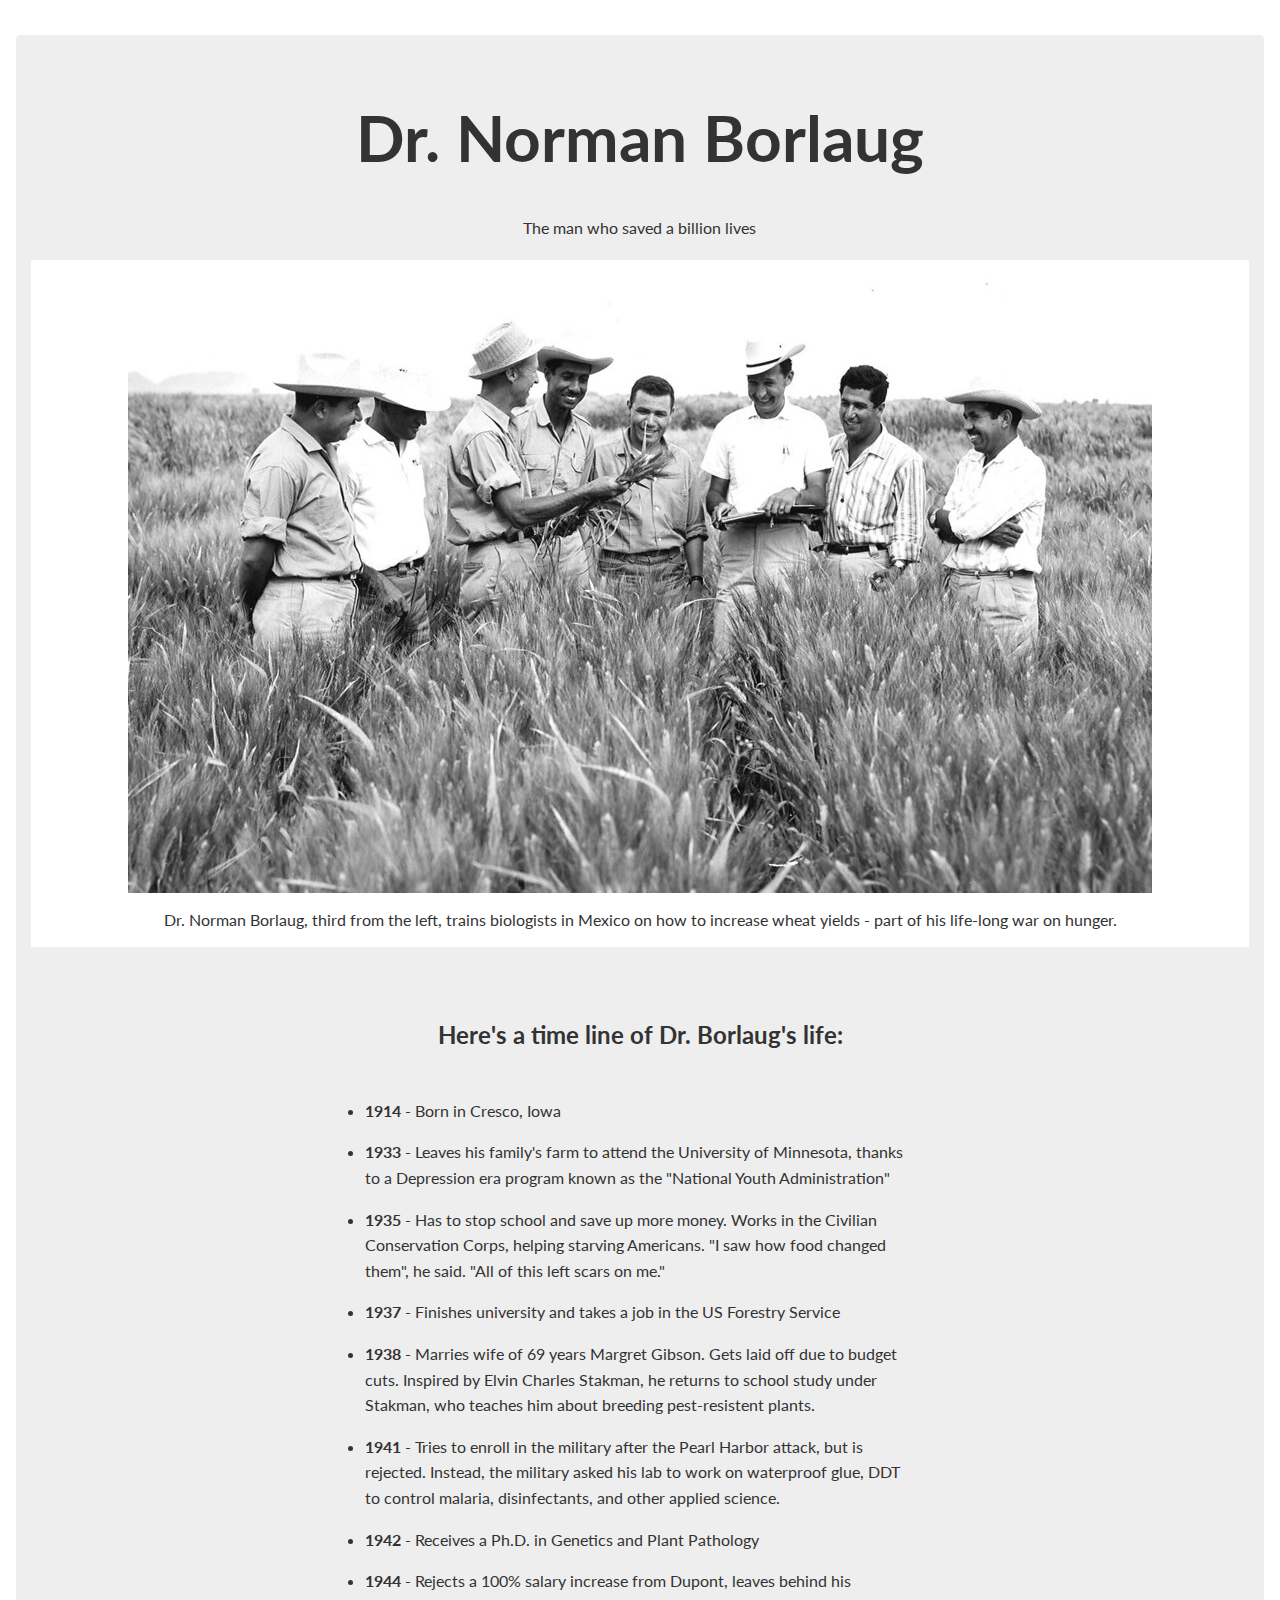
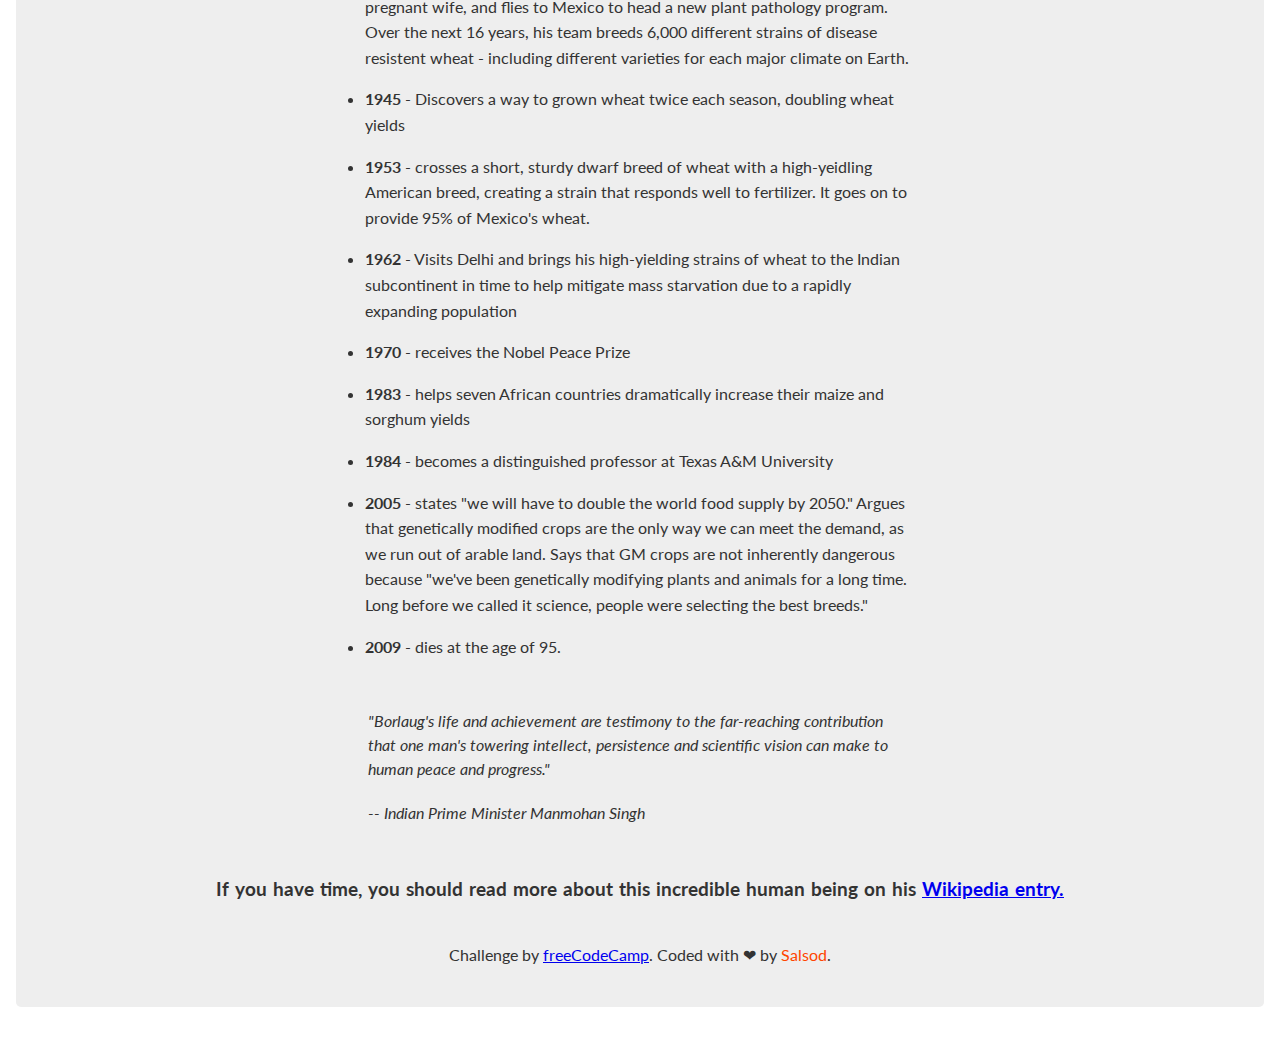
<file: Tribute page/index.html>
<!DOCTYPE html>
<html lang="en">
<head>
    <meta charset="UTF-8">
    <meta name="viewport" content="width=device-width, initial-scale=1.0">
    <meta http-equiv="X-UA-Compatible" content="ie=edge">
    <link href="https://fonts.googleapis.com/css?family=Lato:300i,400,700&display=swap" rel="stylesheet">
    <title>FreeCodeCamp's tribute page</title>
    <link rel="stylesheet" href="style.css">
</head>
<body>
    <div id="main">
        <div class="topic">
            <h1 id="title">Dr. Norman Borlaug</h1>
            <p>The man who saved a billion lives</p>
        </div>
        <div id="img-div">
            <figure>
                <img src="freecodecamp.jpg" alt="Dr. Norman Borlaug photo" id="image">
                <figcaption id="img-caption">Dr. Norman Borlaug, third from the left, trains biologists in Mexico on how to increase wheat yields - part of his life-long war on hunger.</figcaption>
            </figure>
        </div>
        <div id="tribute-info">
            <h2>Here's a time line of Dr. Borlaug's life:</h2>
            <ul>
                <li><span>1914</span> - Born in Cresco, Iowa</li>
                <li><span>1933</span> - Leaves his family's farm to attend the University of Minnesota, thanks to a Depression era program known as the "National Youth Administration"</li>
                <li><span>1935</span> - Has to stop school and save up more money. Works in the Civilian Conservation Corps, helping starving Americans. "I saw how food changed them", he said. "All of this left scars on me."</li>
                <li><span>1937</span> - Finishes university and takes a job in the US Forestry Service</li>
                <li><span>1938</span> - Marries wife of 69 years Margret Gibson. Gets laid off due to budget cuts. Inspired by Elvin Charles Stakman, he returns to school study under Stakman, who teaches him about breeding pest-resistent plants.</li>
                <li><span>1941</span> - Tries to enroll in the military after the Pearl Harbor attack, but is rejected. Instead, the military asked his lab to work on waterproof glue, DDT to control malaria, disinfectants, and other applied science.</li>
                <li><span>1942</span> - Receives a Ph.D. in Genetics and Plant Pathology</li>
                <li><span>1944</span> - Rejects a 100% salary increase from Dupont, leaves behind his pregnant wife, and flies to Mexico to head a new plant pathology program. Over the next 16 years, his team breeds 6,000 different strains of disease resistent wheat - including different varieties for each major climate on Earth.</li>
                <li><span>1945</span> - Discovers a way to grown wheat twice each season, doubling wheat yields</li>
                <li><span>1953</span> - crosses a short, sturdy dwarf breed of wheat with a high-yeidling American breed, creating a strain that responds well to fertilizer. It goes on to provide 95% of Mexico's wheat.</li>
                <li><span>1962</span> - Visits Delhi and brings his high-yielding strains of wheat to the Indian subcontinent in time to help mitigate mass starvation due to a rapidly expanding population</li>
                <li><span>1970</span> - receives the Nobel Peace Prize</li>
                <li><span>1983</span> - helps seven African countries dramatically increase their maize and sorghum yields</li>
                <li><span>1984</span> - becomes a distinguished professor at Texas A&M University</li>
                <li><span>2005</span> - states "we will have to double the world food supply by 2050." Argues that genetically modified crops are the only way we can meet the demand, as we run out of arable land. Says that GM crops are not inherently dangerous because "we've been genetically modifying plants and animals for a long time. Long before we called it science, people were selecting the best breeds."</li>
                <li><span>2009</span> - dies at the age of 95.</li>
            </ul>
            <blockquote>
                <p>"Borlaug's life and achievement are testimony to the far-reaching contribution that one man's towering intellect, persistence and scientific vision can make to human peace and progress."</p>
                <p>-- Indian Prime Minister Manmohan Singh</p>
            </blockquote>
            <h3>If you have time, you should read more about this incredible human being on his <a href="https://en.wikipedia.org/wiki/Norman_Borlaug" id="tribute-link" target="_blank">Wikipedia entry.</a></h3>
            <div class="copy">
                <p>Challenge by <a href="https://freecodecamp.org">freeCodeCamp</a>. Coded with ❤ by <span class="author">Salsod</span>.</p>
            </div>
        </div>
    </div>
</body>
</html>
</file>
<file: Tribute page/style.css>
* {
    margin: 0px;
    padding: 0px;
    box-sizing: border-box;
}

html{
    font-size: 10px;
}

body{
    font-family: 'Lato', sans-serif;
    font-size: 1.6em;
    line-height: 1.5;
    text-align: center;
    color: #333;
    padding: .3em 0.5em;
}

#main{
    margin: 30px 8px;
    padding: 15px;
    border-radius: 5px;
    background: #eee;
}

@media (max-width: 460px) {
    #main {
      margin: 0;
    }
}

.topic {
    width: 80%;
    margin: auto;
    text-align: center;
}

#title{
    font-size: 4em;
    padding-top: 40px;
    margin-bottom: 30px;
}

@media screen and (max-width: 460px) {
    h1 {
      font-size: 3.5rem;
      line-height: 1.2;
    }
}
 

.topic p{
    margin-bottom: 20px;
}

#img-div {
    padding: 10px;
    margin: 0px;
    background-color: #fff;
}

#image {
    display: block;
    max-width: 100%;
    height: auto;
    margin: 0 auto;
}

#img-caption {
    margin: 15px 0 5px 0;
}

@media (max-width: 460px) {
    #img-caption {
      font-size: 1.4rem;
    }
}

#tribute-info {
    width: 90%;
    margin: 70px auto 25px auto;
}

#tribute-info h2{
    text-align: center;
    margin-bottom: 45px;
    font-size: 1.5em;
}

#tribute-info ul{
    max-width: 550px;
    margin: 0 auto 50px auto;
    text-align: left;
    line-height: 1.6;;
}

#tribute-info li {
    margin: 16px 0;
}

#tribute-info li span{
    font-weight: bold;
}

#tribute-info blockquote {
    font-style: italic;
    max-width: 545px;
    margin: 0 auto 50px auto;
    text-align: left;
}

#tribute-info blockquote p:last-of-type{
    margin-top: 20px;
}

#main h3{
    width: 100%;
    margin: auto;
    padding-bottom: 40px;
    text-align: center;
    word-spacing: 1px;
}

.copy a {
    transition: 3s ease;
}

.copy a:hover {
    text-decoration: none;
}

.author {
    color: orangered;
    
}
</file>
